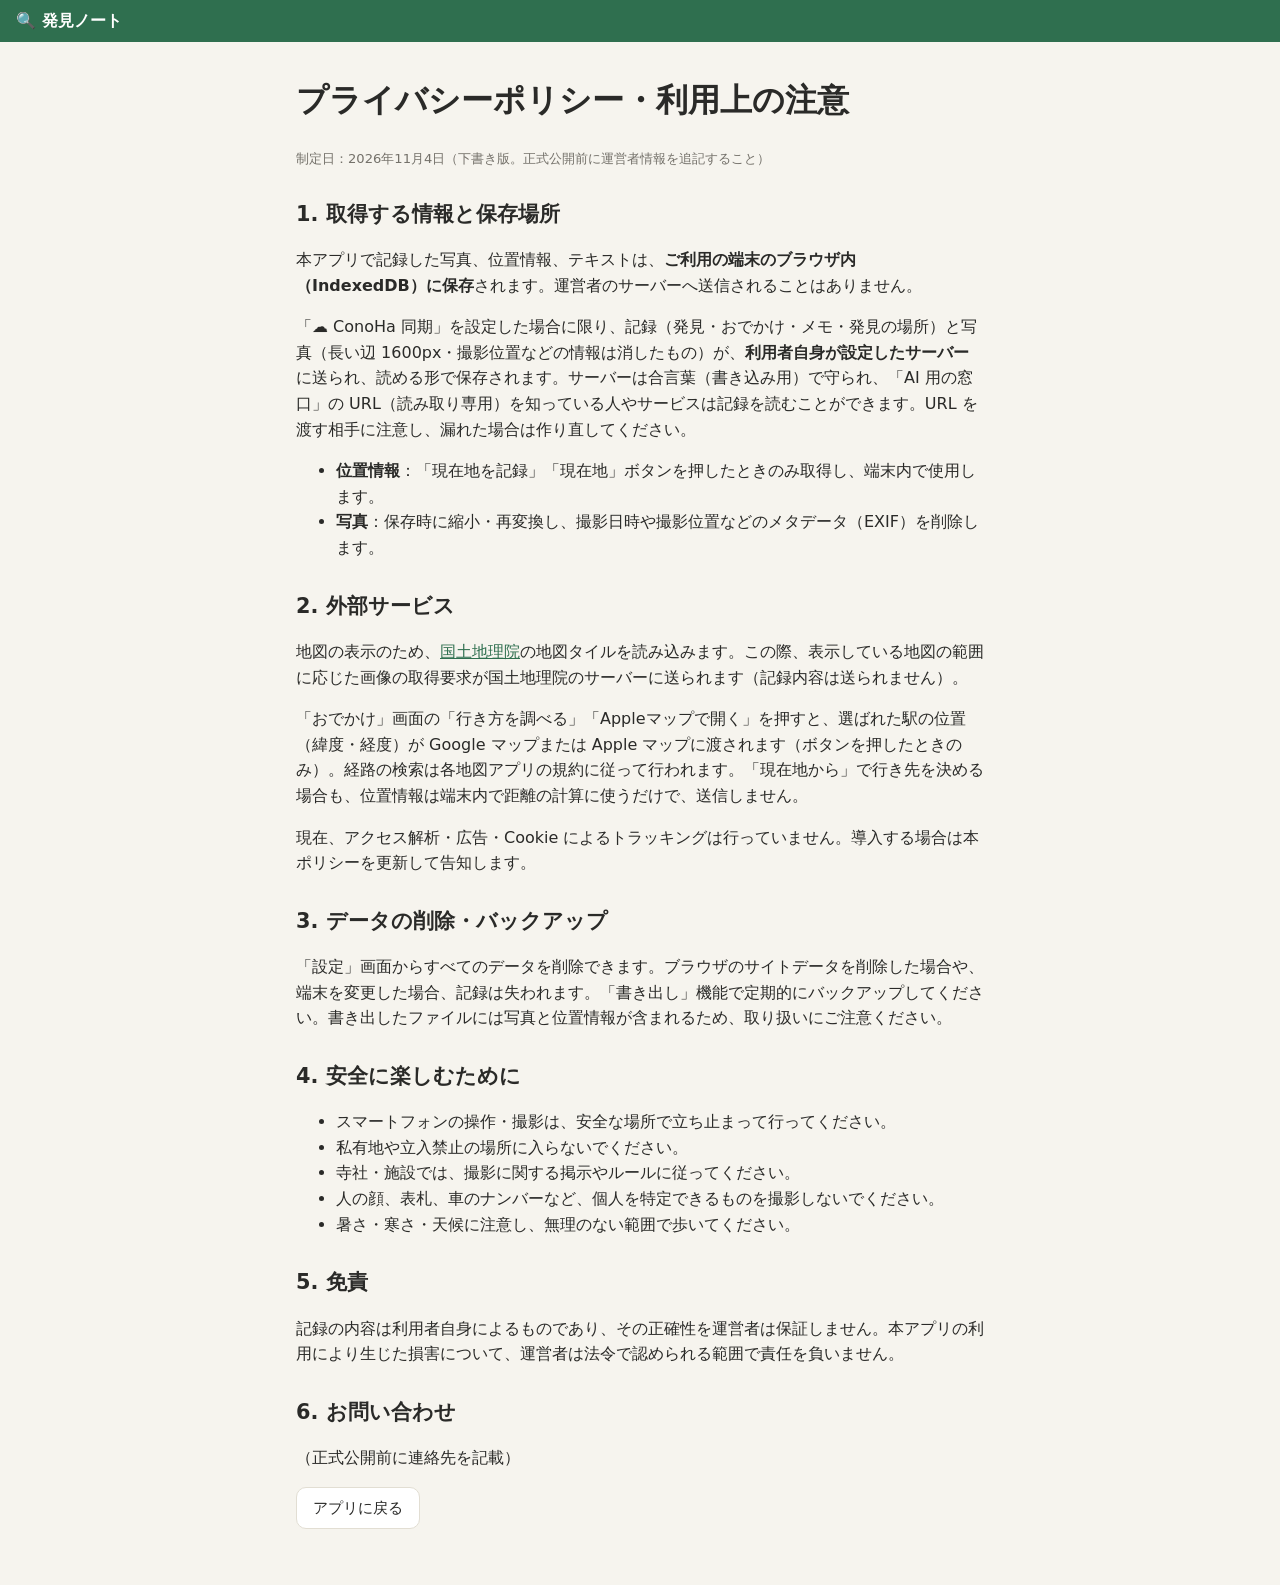
<file: privacy.html>
<!doctype html>
<html lang="ja">
<head>
  <meta charset="utf-8">
  <meta name="viewport" content="width=device-width, initial-scale=1">
  <title>プライバシーポリシー・利用上の注意｜発見ノート</title>
  <link rel="stylesheet" href="css/style.css">
  <style>.main{padding-bottom:40px} h2{margin-top:1.4em}</style>
</head>
<body>
  <header class="topbar"><a href="./#/list" class="brand">🔍 発見ノート</a></header>
  <main class="main">
    <h1>プライバシーポリシー・利用上の注意</h1>
    <p class="muted small">制定日：2026年11月4日（下書き版。正式公開前に運営者情報を追記すること）</p>

    <h2>1. 取得する情報と保存場所</h2>
    <p>本アプリで記録した写真、位置情報、テキストは、<b>ご利用の端末のブラウザ内（IndexedDB）に保存</b>されます。運営者のサーバーへ送信されることはありません。</p>
    <p>「☁️ ConoHa 同期」を設定した場合に限り、記録（発見・おでかけ・メモ・発見の場所）と写真（長い辺 1600px・撮影位置などの情報は消したもの）が、<b>利用者自身が設定したサーバー</b>に送られ、読める形で保存されます。サーバーは合言葉（書き込み用）で守られ、「AI 用の窓口」の URL（読み取り専用）を知っている人やサービスは記録を読むことができます。URL を渡す相手に注意し、漏れた場合は作り直してください。</p>
    <ul>
      <li><b>位置情報</b>：「現在地を記録」「現在地」ボタンを押したときのみ取得し、端末内で使用します。</li>
      <li><b>写真</b>：保存時に縮小・再変換し、撮影日時や撮影位置などのメタデータ（EXIF）を削除します。</li>
    </ul>

    <h2>2. 外部サービス</h2>
    <p>地図の表示のため、<a href="https://maps.gsi.go.jp/development/ichiran.html" rel="noopener">国土地理院</a>の地図タイルを読み込みます。この際、表示している地図の範囲に応じた画像の取得要求が国土地理院のサーバーに送られます（記録内容は送られません）。</p>
    <p>「おでかけ」画面の「行き方を調べる」「Appleマップで開く」を押すと、選ばれた駅の位置（緯度・経度）が Google マップまたは Apple マップに渡されます（ボタンを押したときのみ）。経路の検索は各地図アプリの規約に従って行われます。「現在地から」で行き先を決める場合も、位置情報は端末内で距離の計算に使うだけで、送信しません。</p>
    <p>現在、アクセス解析・広告・Cookie によるトラッキングは行っていません。導入する場合は本ポリシーを更新して告知します。</p>

    <h2>3. データの削除・バックアップ</h2>
    <p>「設定」画面からすべてのデータを削除できます。ブラウザのサイトデータを削除した場合や、端末を変更した場合、記録は失われます。「書き出し」機能で定期的にバックアップしてください。書き出したファイルには写真と位置情報が含まれるため、取り扱いにご注意ください。</p>

    <h2>4. 安全に楽しむために</h2>
    <ul>
      <li>スマートフォンの操作・撮影は、安全な場所で立ち止まって行ってください。</li>
      <li>私有地や立入禁止の場所に入らないでください。</li>
      <li>寺社・施設では、撮影に関する掲示やルールに従ってください。</li>
      <li>人の顔、表札、車のナンバーなど、個人を特定できるものを撮影しないでください。</li>
      <li>暑さ・寒さ・天候に注意し、無理のない範囲で歩いてください。</li>
    </ul>

    <h2>5. 免責</h2>
    <p>記録の内容は利用者自身によるものであり、その正確性を運営者は保証しません。本アプリの利用により生じた損害について、運営者は法令で認められる範囲で責任を負いません。</p>

    <h2>6. お問い合わせ</h2>
    <p>（正式公開前に連絡先を記載）</p>

    <p><a class="btn" href="./#/list">アプリに戻る</a></p>
  </main>
</body>
</html>
</file>
<file: css/style.css>
:root {
  --bg: #f6f4ee;
  --card: #ffffff;
  --text: #2a2a28;
  --muted: #74716a;
  --line: #e2ded3;
  --accent: #2f6f4f;
  --accent-soft: #e3efe8;
  --danger: #c0392b;
  --warn-bg: #fff6e0;
  --warn-line: #f0d48a;
  --radius: 12px;
  --nav-h: 60px;
  color-scheme: light;
}
@media (prefers-color-scheme: dark) {
  :root {
    --bg: #181a19;
    --card: #232624;
    --text: #e9e7e1;
    --muted: #a19d94;
    --line: #363a37;
    --accent: #6cc196;
    --accent-soft: #24382d;
    --danger: #ef7563;
    --warn-bg: #3a321d;
    --warn-line: #6b5a2c;
    color-scheme: dark;
  }
}

* { box-sizing: border-box; }
html, body { margin: 0; }
body {
  background: var(--bg);
  color: var(--text);
  font-family: system-ui, -apple-system, "Hiragino Sans", "Noto Sans JP", "Yu Gothic UI", sans-serif;
  line-height: 1.6;
  -webkit-text-size-adjust: 100%;
}
a { color: var(--accent); }
h2 { font-size: 1.3rem; margin: 0.4em 0; }
h3 { font-size: 1rem; margin: 0 0 0.5em; }
h4 { font-size: 0.9rem; margin: 1em 0 0.4em; }
.muted { color: var(--muted); }
.small { font-size: 0.82rem; }
.center { text-align: center; }

/* ヘッダー */
.topbar {
  position: sticky; top: 0; z-index: 1000;
  display: flex; align-items: center; justify-content: space-between; gap: 8px;
  padding: calc(8px + env(safe-area-inset-top)) 16px 8px;
  background: var(--accent); color: #fff;
}
.brand { color: #fff; font-weight: 700; text-decoration: none; white-space: nowrap; }
.header-stats { display: flex; align-items: center; gap: 6px; font-size: 0.78rem; min-width: 0; }
.header-stats .lv { font-weight: 700; }
.header-stats .title { overflow: hidden; text-overflow: ellipsis; white-space: nowrap; }
.xpbar { width: 56px; height: 6px; background: rgba(255,255,255,0.3); border-radius: 3px; overflow: hidden; flex: none; }
.xpbar span { display: block; height: 100%; background: #ffe082; }

.main {
  max-width: 720px; margin: 0 auto;
  padding: 12px 16px calc(var(--nav-h) + 90px + env(safe-area-inset-bottom));
}

/* 下部ナビ */
.nav {
  position: fixed; bottom: 0; left: 0; right: 0; z-index: 1000;
  display: flex; height: calc(var(--nav-h) + env(safe-area-inset-bottom));
  padding-bottom: env(safe-area-inset-bottom);
  background: var(--card); border-top: 1px solid var(--line);
}
.nav a {
  flex: 1; display: flex; flex-direction: column; align-items: center; justify-content: center;
  font-size: 0.72rem; color: var(--muted); text-decoration: none;
}
.nav a span { font-size: 1.25rem; line-height: 1.2; }
.nav a.active { color: var(--accent); font-weight: 700; }
.fab {
  position: fixed; right: 16px; bottom: calc(var(--nav-h) + 16px + env(safe-area-inset-bottom)); z-index: 1001;
  width: 58px; height: 58px; border-radius: 50%;
  display: flex; align-items: center; justify-content: center;
  background: var(--accent); color: #fff; font-size: 2rem; text-decoration: none;
  box-shadow: 0 4px 12px rgba(0,0,0,0.25);
}

/* カード・ボタン */
.card {
  background: var(--card); border: 1px solid var(--line); border-radius: var(--radius);
  padding: 14px 16px; margin: 12px 0;
}
.card.error { border-color: var(--danger); }
.notice { background: var(--warn-bg); border-color: var(--warn-line); }
.notice ul { margin: 0.4em 0 0.6em; padding-left: 1.2em; }
.notice-inline { background: var(--warn-bg); border: 1px solid var(--warn-line); border-radius: 8px; padding: 8px 12px; font-size: 0.85rem; }

.btn {
  display: inline-flex; align-items: center; justify-content: center; gap: 4px;
  min-height: 42px; padding: 8px 16px; border-radius: 10px;
  border: 1px solid var(--line); background: var(--card); color: var(--text);
  font: inherit; font-size: 0.92rem; cursor: pointer; text-decoration: none;
}
.btn.primary { background: var(--accent); border-color: var(--accent); color: #fff; font-weight: 700; }
.btn.danger { color: var(--danger); border-color: var(--danger); background: transparent; }
.btn.ghost { background: transparent; }
.btn.small { min-height: 34px; padding: 4px 12px; font-size: 0.85rem; }
.btn[hidden] { display: none; }
.row { display: flex; flex-wrap: wrap; gap: 8px; align-items: center; }
.actions { display: flex; gap: 10px; justify-content: flex-end; margin: 16px 0; }
.actions.sticky {
  position: sticky; bottom: calc(var(--nav-h) + 8px + env(safe-area-inset-bottom));
  background: var(--bg); padding: 10px 0; margin-bottom: 0; z-index: 500;
}

/* 統計 */
.stats { display: grid; grid-template-columns: repeat(4, 1fr); text-align: center; padding: 10px 6px; }
.stat b { display: block; font-size: 1.3rem; }
.stat span { font-size: 0.75rem; color: var(--muted); }
.xp-line { font-size: 0.85rem; color: var(--muted); margin: -4px 0 8px; text-align: center; }

.filters { display: flex; gap: 8px; margin: 8px 0; }
.filters select, .filters input { flex: 1; min-width: 0; }

/* フォーム */
input, select, textarea {
  font: inherit; font-size: 16px; color: var(--text);
  width: 100%; padding: 9px 11px; border: 1px solid var(--line); border-radius: 8px; background: var(--card);
}
textarea { resize: vertical; }
label { display: block; margin: 0 0 10px; font-size: 0.9rem; }
label > input, label > textarea { margin-top: 4px; }
fieldset { border: none; padding: 0; margin: 0 0 10px; }
legend { font-size: 0.9rem; margin-bottom: 6px; padding: 0; }
.cats { display: flex; flex-wrap: wrap; gap: 6px; }
.cat-chip { margin: 0; }
.cat-chip input { position: absolute; opacity: 0; width: 1px; height: 1px; }
.cat-chip span {
  display: inline-block; padding: 6px 10px; border: 1px solid var(--line); border-radius: 999px;
  font-size: 0.82rem; cursor: pointer; background: var(--card);
}
.cat-chip input:checked + span { background: var(--accent); border-color: var(--accent); color: #fff; }
.cat-chip input:focus-visible + span { outline: 2px solid var(--accent); outline-offset: 2px; }
.confidence { display: flex; gap: 14px; flex-wrap: wrap; margin-top: 12px; }
.confidence legend { width: 100%; }
.confidence label { display: inline-flex; align-items: center; gap: 4px; margin: 0; }
.confidence input { width: auto; }
.source-row { display: grid; grid-template-columns: 1fr auto; gap: 6px; margin-bottom: 10px; padding-bottom: 10px; border-bottom: 1px dashed var(--line); }
.source-row input[data-k="url"] { grid-column: 1; }
.source-row button { grid-row: 1 / span 2; grid-column: 2; align-self: center; }
.photo-preview img { width: 100%; max-height: 320px; object-fit: contain; border-radius: 8px; background: #0001; }
.photo-preview { margin-bottom: 10px; }

/* 一覧 */
.cards { list-style: none; padding: 0; margin: 0; }
.item {
  display: flex; gap: 12px; align-items: center;
  padding: 10px; margin: 8px 0; border-radius: var(--radius);
  background: var(--card); border: 1px solid var(--line); color: inherit; text-decoration: none;
}
.item img, .item .noimg { width: 72px; height: 72px; border-radius: 8px; object-fit: cover; flex: none; }
.item .noimg { display: flex; align-items: center; justify-content: center; font-size: 1.8rem; }
.item .body { display: flex; flex-direction: column; min-width: 0; }
.item .name { font-weight: 700; overflow: hidden; text-overflow: ellipsis; white-space: nowrap; }
.item .meta { font-size: 0.8rem; color: var(--muted); display: flex; align-items: center; gap: 6px; }
.depth { display: inline-flex; gap: 3px; vertical-align: middle; }
.depth .dot { width: 9px; height: 9px; border-radius: 50%; border: 1.5px solid var(--accent); }
.depth .dot.on { background: var(--accent); }
.xp { font-size: 0.8rem; color: var(--accent); font-weight: 700; }

.empty { text-align: center; padding: 32px 8px; }
.empty .big { font-size: 3rem; margin: 0; }

/* 詳細 */
.detail .photo { width: 100%; max-height: 60vh; object-fit: contain; border-radius: var(--radius); background: #0002; display: block; margin-top: 8px; }
.detail .meta { font-size: 0.85rem; color: var(--muted); margin: 0; }
.hint { background: var(--accent-soft); border-radius: 8px; padding: 8px 12px; font-size: 0.85rem; margin: 8px 0 0; }
.sources { padding-left: 1.2em; margin: 0; word-break: break-all; }

/* 地図 */
.minimap { height: 220px; border-radius: 8px; overflow: hidden; margin: 8px 0; z-index: 0; }
.fullmap-wrap { position: relative; margin: -12px -16px 0; }
.fullmap { height: calc(100vh - 52px - var(--nav-h) - env(safe-area-inset-bottom)); height: calc(100dvh - 52px - var(--nav-h) - env(safe-area-inset-bottom)); z-index: 0; }
.map-locate { position: absolute; left: 12px; bottom: 24px; z-index: 600; box-shadow: 0 2px 8px rgba(0,0,0,0.2); }
.map-empty { position: absolute; top: 12px; left: 50%; transform: translateX(-50%); z-index: 600; background: var(--card); padding: 6px 12px; border-radius: 8px; font-size: 0.85rem; margin: 0; white-space: nowrap; }
.popup { display: flex; flex-direction: column; gap: 2px; min-width: 140px; }
.popup img { width: 160px; height: 110px; object-fit: cover; border-radius: 6px; }
.leaflet-container { font: inherit; }

/* 図鑑 */
.progress { height: 10px; background: var(--line); border-radius: 5px; overflow: hidden; }
.progress span { display: block; height: 100%; background: var(--accent); }
.zukan { list-style: none; padding: 0; margin: 14px 0; display: grid; grid-template-columns: repeat(auto-fill, minmax(150px, 1fr)); gap: 10px; }
.zukan li > * {
  display: flex; flex-direction: column; align-items: center; text-align: center; gap: 2px;
  height: 100%; padding: 12px 8px; border-radius: var(--radius);
  background: var(--card); border: 1px solid var(--line); color: inherit; text-decoration: none;
}
.zukan .found > a { border: 2px solid var(--c); }
.zukan .icon { font-size: 2rem; }
.zukan .name { font-weight: 700; font-size: 0.85rem; }
.zukan .count { font-size: 0.8rem; color: var(--accent); }
.zukan .locked > div { border-style: dashed; }
.zukan .locked .icon { color: var(--muted); font-weight: 700; }
.zukan .locked .name { color: var(--muted); }
.zukan .hint { background: none; padding: 0; margin: 0; font-size: 0.74rem; color: var(--muted); }
.depth-legend { list-style: none; padding: 0; margin: 0; font-size: 0.88rem; }
.depth-legend li { margin: 4px 0; }

/* トースト */
.toast {
  position: fixed; left: 50%; bottom: calc(var(--nav-h) + 90px + env(safe-area-inset-bottom)); z-index: 2000;
  transform: translateX(-50%) translateY(20px); opacity: 0; pointer-events: none;
  max-width: calc(100% - 32px); padding: 10px 16px; border-radius: 10px;
  background: #222; color: #fff; font-size: 0.9rem; text-align: center;
  transition: opacity .2s, transform .2s;
}
.toast.show { opacity: 1; transform: translateX(-50%) translateY(0); }
body[data-route="new"] .fab, body[data-route="edit"] .fab { display: none; }

/* おでかけ */
.segmented { display: flex; gap: 0; margin-bottom: 14px; border: 1px solid var(--accent); border-radius: 10px; overflow: hidden; }
.segmented legend { position: absolute; width: 1px; height: 1px; overflow: hidden; clip: rect(0 0 0 0); }
.segmented label { flex: 1; margin: 0; }
.segmented input { position: absolute; opacity: 0; width: 1px; height: 1px; }
.segmented span { display: block; text-align: center; padding: 9px 4px; cursor: pointer; font-size: 0.9rem; color: var(--accent); }
.segmented input:checked + span { background: var(--accent); color: #fff; font-weight: 700; }
.segmented input:focus-visible + span { outline: 2px solid var(--accent); outline-offset: -4px; }
.inline-radios { display: flex; gap: 16px; flex-wrap: wrap; }
.inline-radios legend { width: 100%; }
.inline-radios label, label.check { display: inline-flex; align-items: center; gap: 6px; margin: 0 0 10px; }
.inline-radios input, label.check input { width: auto; }
.range-row { display: flex; align-items: center; gap: 8px; }
.range-row label { flex: 1; margin: 0; }
[hidden] { display: none !important; }
.btn.big { width: 100%; min-height: 52px; font-size: 1.05rem; margin-top: 4px; }
.btn:disabled { opacity: 0.55; cursor: default; }
.go-result { text-align: center; }
.station-name { font-size: 2.2rem; font-weight: 800; margin: 4px 0; line-height: 1.2; letter-spacing: 0.04em; }
.station-name small { font-size: 1rem; font-weight: 700; margin-left: 4px; }
.station-name.rolling { color: var(--muted); min-height: 2.7rem; }
.lines { list-style: none; padding: 0; margin: 6px 0 10px; display: flex; flex-wrap: wrap; gap: 6px; justify-content: center; }
.lines li { font-size: 0.78rem; padding: 2px 10px; border-radius: 999px; background: var(--accent-soft); }
.go-result .hint { text-align: left; }
.go-actions { justify-content: center; }
.trips { list-style: none; padding: 0; margin: 12px 0 0; }
.trips li { display: flex; flex-wrap: wrap; align-items: center; gap: 4px 10px; padding: 8px 0; border-top: 1px solid var(--line); }
.trip-name { font-weight: 700; }
.trip-actions { margin-left: auto; display: flex; gap: 6px; }
.nav a { font-size: 0.68rem; }
.cooldown-note { display: flex; flex-wrap: wrap; align-items: center; gap: 6px; margin-top: -4px; }

/* 更新履歴 */
.changelog { list-style: none; padding: 0; margin: 0; }
.changelog > li { padding: 8px 0; border-top: 1px solid var(--line); }
.changelog > li:first-child { border-top: none; padding-top: 0; }
.cl-head { margin: 0 0 4px; }
.changelog ul { margin: 0; padding-left: 1.2em; font-size: 0.9rem; }
.badge { display: inline-block; font-size: 0.7rem; padding: 0 8px; border-radius: 999px; background: var(--accent); color: #fff; vertical-align: middle; }
.update-banner { max-width: 720px; margin: 12px auto 0; padding: 0 16px; }
.update-banner .ub-body { background: var(--accent-soft); border: 1px solid var(--accent); border-radius: var(--radius); padding: 12px 14px; }
.update-banner ul { margin: 6px 0 10px; padding-left: 1.2em; font-size: 0.88rem; }

/* グループ・ガイド・気持ち */
.cat-group { width: 100%; margin: 8px 0 0; font-size: 0.78rem; color: var(--muted); font-weight: 700; }
.cat-group:first-of-type { margin-top: 0; }
.feel-chips { margin-top: 6px; }
.filters { flex-wrap: wrap; }
.filters select { flex: 1 1 40%; }
.filters input { flex: 1 1 100%; }
.feelings { display: inline-flex; flex-wrap: wrap; gap: 4px; margin: 2px 0 6px; }
.feelings .feel { font-size: 0.8rem; padding: 1px 8px; border-radius: 999px; background: var(--warn-bg); border: 1px solid var(--warn-line); }
.feelings.mini { margin: 0; }
.feelings.mini .feel { font-size: 0.7rem; padding: 0 6px; }
.zukan-group { margin: 18px 0 0; font-size: 0.95rem; }
.zukan { margin-top: 8px; }
.zukan .stars { font-size: 0.72rem; color: #c28a00; }
.zukan .guide-link { font-size: 0.72rem; color: var(--accent); margin-top: 2px; }
.zukan .locked > a { border-style: dashed; }
.guide-head { display: flex; gap: 14px; align-items: center; border-left: 6px solid var(--c); }
.guide-head .icon { font-size: 2.6rem; }
.guide-head h2 { margin: 0; }
.guide-head p { margin: 2px 0; }
.guide-head .stars { color: #c28a00; font-size: 0.85rem; }
.guide-list { padding-left: 1.2em; margin: 0; }
.guide-list li { margin: 3px 0; }
.feel-grid { list-style: none; padding: 0 !important; margin: 8px 0 0; display: grid; grid-template-columns: repeat(4, 1fr); gap: 6px; }
.feel-grid a { display: flex; flex-direction: column; align-items: center; padding: 8px 2px; border-radius: 10px; border: 1px solid var(--line); color: var(--muted); text-decoration: none; font-size: 0.78rem; }
.feel-grid a.has { color: var(--text); border-color: var(--warn-line); background: var(--warn-bg); }
.feel-grid .icon { font-size: 1.4rem; }

/* 路線でしぼる */
.line-filter { border: 1px solid var(--line); border-radius: 10px; padding: 8px 12px; margin: 4px 0 12px; }
.line-filter summary { cursor: pointer; font-size: 0.9rem; padding: 4px 0; }
.line-filter summary span { color: var(--accent); font-weight: 700; }
.line-groups { display: flex; flex-wrap: wrap; gap: 6px; margin: 6px 0; }
.line-groups small { color: inherit; opacity: 0.7; font-size: 0.7rem; }

/* いまのおでかけ */
.go-form-title { margin: 18px 0 0; }
.active-trip { border: 2px solid var(--accent); text-align: center; }
.at-label { margin: 0; font-size: 0.85rem; font-weight: 700; color: var(--accent); }
.status { display: inline-block; font-size: 0.72rem; padding: 0 8px; border-radius: 999px; color: #fff; background: #ef6c00; margin-left: 4px; vertical-align: middle; }
.status.arrived { background: var(--accent); }
.at-to { font-size: 0.95rem; font-weight: 700; }
.at-goal { text-align: left; background: var(--accent-soft); border-radius: 8px; padding: 8px 12px; margin: 8px 0; }
.at-goal p { margin: 0 0 6px; }
.at-goal label { margin: 6px 0 0; }
.at-count { margin: 8px 0 2px; }
.at-items { list-style: none; padding: 0; margin: 0 0 6px; font-size: 0.88rem; }
.at-steps { margin: 4px 0; }
.m0 { margin: 0 0 4px; }
.active-mini { display: flex; flex-direction: column; gap: 2px; border: 2px solid var(--accent); color: inherit; text-decoration: none; }
.trip-link { background: var(--accent-soft); border-radius: 8px; padding: 8px 12px; display: flex !important; }

/* 散歩の記録 */
.at-elapsed { margin: 0 0 4px; font-weight: 700; color: var(--accent); }
.note-form { display: flex; gap: 6px; margin: 10px 0 4px; }
.note-form input { flex: 1; min-width: 0; }
.at-timeline { text-align: left; }
.timeline { list-style: none; padding: 0; margin: 4px 0; }
.timeline li { display: flex; gap: 8px; align-items: baseline; padding: 4px 0; border-bottom: 1px dashed var(--line); font-size: 0.9rem; }
.timeline .tl-time { font-variant-numeric: tabular-nums; color: var(--muted); font-size: 0.8rem; flex: none; width: 3em; }
.timeline .tl-text { flex: 1; word-break: break-word; }
.timeline .tl-start .tl-text, .timeline .tl-end .tl-text { color: var(--accent); font-weight: 700; }
.timeline .tl-del { min-height: 28px; padding: 0 8px; }
.trip-detail { flex-basis: 100%; order: 5; font-size: 0.88rem; }
.trip-detail summary { cursor: pointer; color: var(--accent); }

.exif-row { background: var(--accent-soft); border-radius: 8px; padding: 6px 10px; font-size: 0.85rem; margin: -4px 0 8px; display: flex; flex-wrap: wrap; gap: 6px; align-items: center; }
.exif-row[hidden] { display: none; }

/* 複数の写真 */
.photo-grid { list-style: none; padding: 0; margin: 0; display: grid; grid-template-columns: repeat(3, 1fr); gap: 6px; }
.photo-grid li { position: relative; aspect-ratio: 1; border-radius: 8px; overflow: hidden; background: #0001; }
.photo-grid img { width: 100%; height: 100%; object-fit: cover; display: block; }
.ph-btn { position: absolute; border: none; border-radius: 6px; background: rgba(0,0,0,0.6); color: #fff; font: inherit; font-size: 0.72rem; padding: 4px 7px; cursor: pointer; }
.ph-del { top: 4px; right: 4px; }
.ph-cover { left: 4px; bottom: 4px; }
.cover-label { position: absolute; left: 4px; bottom: 4px; font-size: 0.72rem; padding: 2px 7px; border-radius: 6px; background: var(--accent); color: #fff; }
.gallery { display: flex; overflow-x: auto; scroll-snap-type: x mandatory; gap: 0; border-radius: var(--radius); margin-top: 8px; -webkit-overflow-scrolling: touch; }
.gallery .photo { flex: 0 0 100%; scroll-snap-align: center; margin: 0; border-radius: 0; }
.gallery-count { text-align: center; margin: 4px 0 0; font-size: 0.85rem; }
.thumbwrap { position: relative; flex: none; display: block; }
.photo-count { position: absolute; right: 3px; bottom: 3px; font-size: 0.65rem; padding: 0 5px; border-radius: 6px; background: rgba(0,0,0,0.6); color: #fff; }

/* 図鑑：見つけたもの／探し方 */
.zukan .found > div { padding: 10px 6px; }
.zukan .tile-main { display: flex; flex-direction: column; align-items: center; gap: 2px; color: inherit; text-decoration: none; width: 100%; }
.zukan .tile-actions { display: flex; flex-wrap: wrap; justify-content: center; gap: 4px; margin-top: 6px; }
.zukan .tile-actions .btn { min-height: 30px; padding: 2px 10px; font-size: 0.78rem; }
.zukan .found > div { border: 2px solid var(--c); }
.cat-head { display: flex; align-items: center; gap: 10px; border-left: 6px solid var(--c); flex-wrap: wrap; }
.cat-head .icon { font-size: 2rem; }
.cat-head > div { flex: 1; min-width: 120px; }

.segmented span { padding-left: 2px; padding-right: 2px; }

/* ☁️ 同期 */
.sync-status { background: var(--accent-soft); border-radius: 8px; padding: 8px 12px; margin: 8px 0; font-size: 0.9rem; }
.sync-status p { margin: 2px 0; }
.sync-status.err { background: var(--warn-bg); border: 1px solid var(--warn-line); }
.err-text { color: var(--danger); }
.sync-more { margin-top: 10px; font-size: 0.9rem; }
.sync-more summary { cursor: pointer; color: var(--accent); }
.sync-more ol { padding-left: 1.3em; }
code.hash { word-break: break-all; font-size: 0.75rem; background: var(--bg); padding: 2px 4px; border-radius: 4px; display: inline-block; max-width: 100%; }
.ai-title { margin-top: 18px; }
.sync-first { background: var(--warn-bg); border: 1px solid var(--warn-line); border-radius: 8px; padding: 10px 12px; margin: 8px 0; }
.sync-first ol { padding-left: 1.3em; margin: 6px 0; }
.diag-out { margin-top: 8px; }
.diag-text { font-family: ui-monospace, monospace; font-size: 0.72rem; }
</file>
